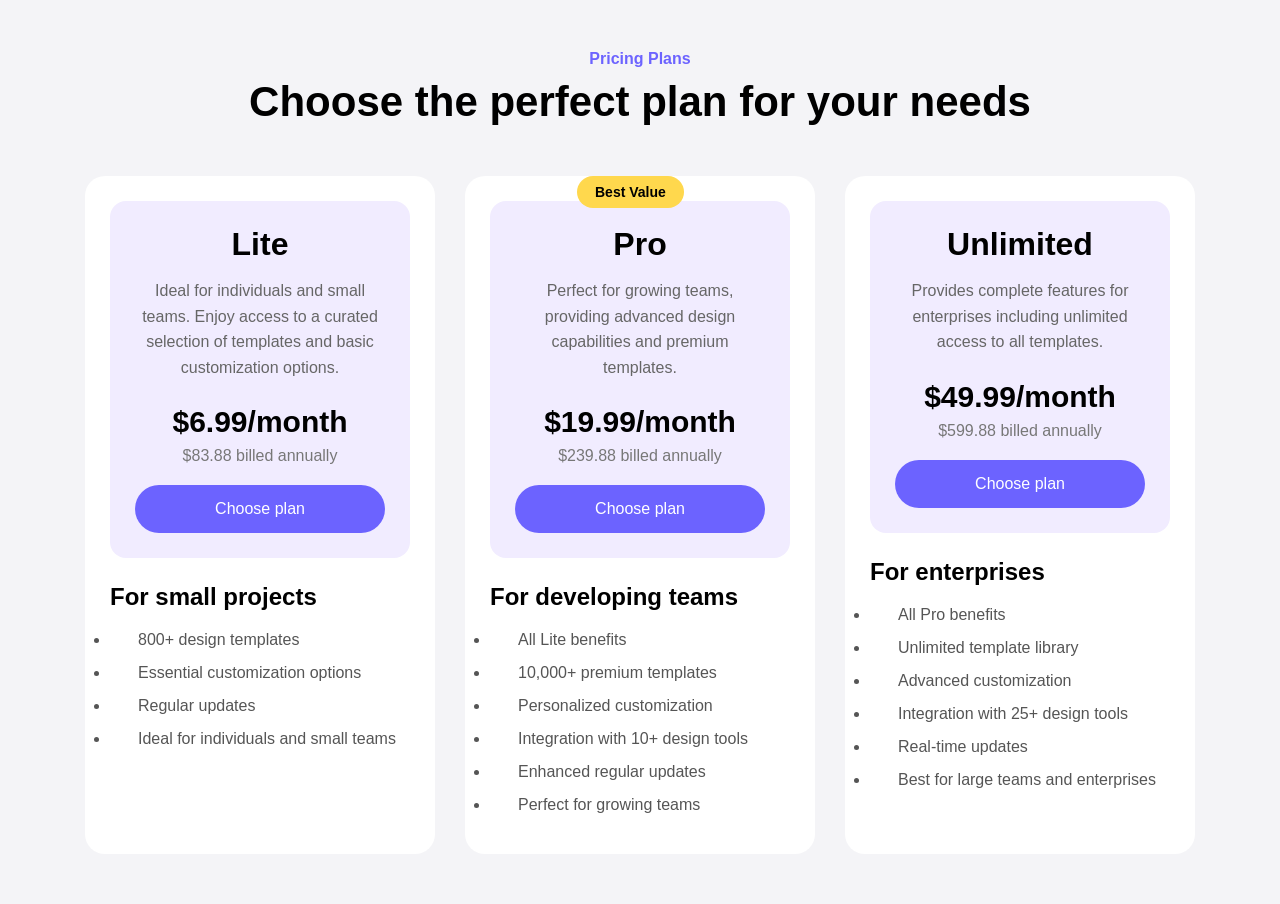
<file: assignment2.html>
<!DOCTYPE html>
<html lang="en">
<head>
    <meta charset="UTF-8">
    <meta name="viewport" content="width=device-width, initial-scale=1.0">
    <title>Pricing Plans</title>
    <link rel="stylesheet" href="assignment2.css">
</head>
<body>

    <section class="pricing-section">
        <p class="subtitle">Pricing Plans</p>
        <h1>Choose the perfect plan for your needs</h1>

        <div class="pricing-container">

            <div class="card">
                <div class="top-box">
                    <h2>Lite</h2>
                    <p>
                        Ideal for individuals and small teams. Enjoy access
                        to a curated selection of templates and basic
                        customization options.
                    </p>

                    <h3>$6.99/month</h3>
                    <span>$83.88 billed annually</span>

                    <button>Choose plan</button>
                </div>

                <h4>For small projects</h4>

                <ul>
                    <li>800+ design templates</li>
                    <li>Essential customization options</li>
                    <li>Regular updates</li>
                    <li>Ideal for individuals and small teams</li>
                </ul>
            </div>

            <div class="card featured">
                <div class="badge">Best Value</div>

                <div class="top-box">
                    <h2>Pro</h2>
                    <p>
                        Perfect for growing teams, providing advanced design
                        capabilities and premium templates.
                    </p>

                    <h3>$19.99/month</h3>
                    <span>$239.88 billed annually</span>

                    <button>Choose plan</button>
                </div>

                <h4>For developing teams</h4>

                <ul>
                    <li>All Lite benefits</li>
                    <li>10,000+ premium templates</li>
                    <li>Personalized customization</li>
                    <li>Integration with 10+ design tools</li>
                    <li>Enhanced regular updates</li>
                    <li>Perfect for growing teams</li>
                </ul>
            </div>

            <div class="card">
                <div class="top-box">
                    <h2>Unlimited</h2>
                    <p>
                        Provides complete features for enterprises including
                        unlimited access to all templates.
                    </p>

                    <h3>$49.99/month</h3>
                    <span>$599.88 billed annually</span>

                    <button>Choose plan</button>
                </div>

                <h4>For enterprises</h4>

                <ul>
                    <li>All Pro benefits</li>
                    <li>Unlimited template library</li>
                    <li>Advanced customization</li>
                    <li>Integration with 25+ design tools</li>
                    <li>Real-time updates</li>
                    <li>Best for large teams and enterprises</li>
                </ul>
            </div>

        </div>
    </section>

</body>
</html>
</file>
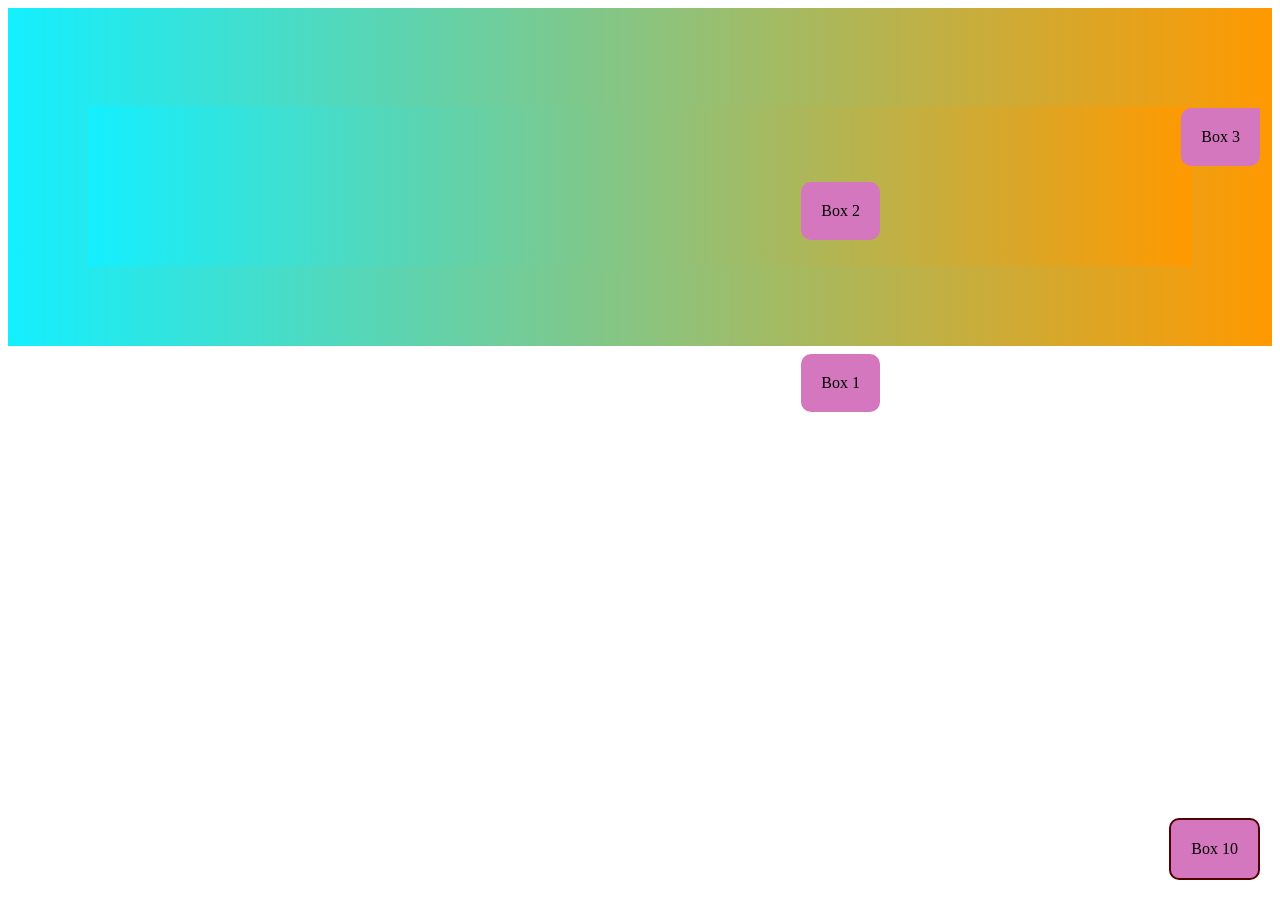
<file: index2.html>
<!DOCTYPE html>
<html lang="en">
<head>
    <meta charset="UTF-8">
    <meta name="viewport" content="width=device-width, initial-scale=1.0">
    <title>Positioning in CSS</title>
    <link rel="stylesheet" href="styling2.css">
</head>
<body>
    <div class="main">
        <div class = "container">
        <span class="box1">Box 1</span>
        <span class="box2">Box 2</span>
        <span class="box3">Box 3</span>  
            
                


    </div>


 <br>
    <div class="main">
        <div class = "container2">
        <span class="box10">Box 10</span>
   </div>
   </div>
    </div>
</body>
</html>
</file>
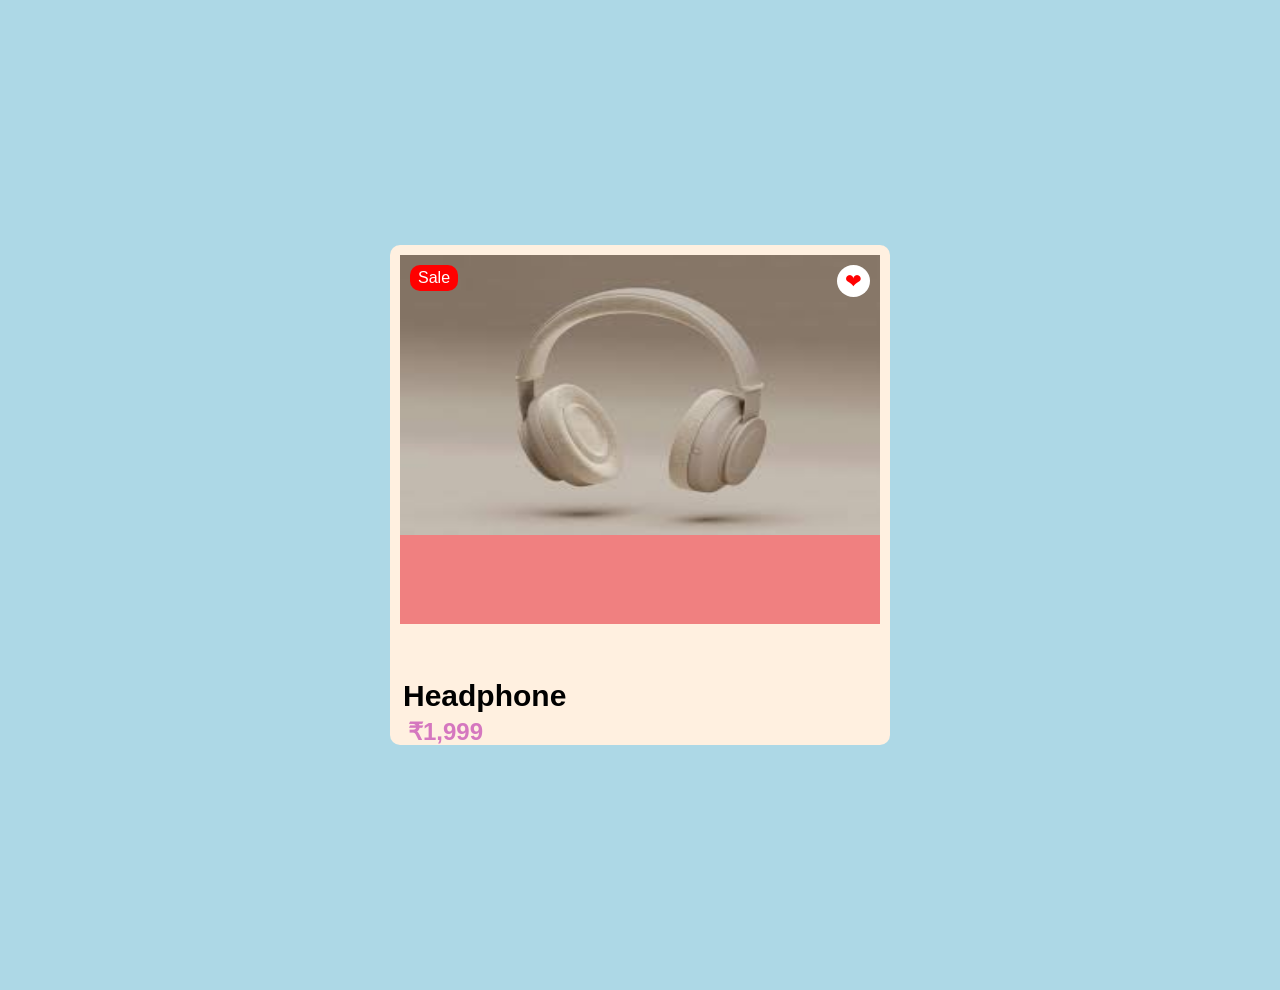
<file: index3.html>
<!DOCTYPE html>
<html lang="en">
<head>
    <meta charset="UTF-8">
    <meta name="viewport" content="width=device-width, initial-scale=1.0">
    <title>Document</title>
    <link rel="stylesheet" href="styling3.css">
    
</head>
<body>
    <div class="main">
        <div class="container">
        <div class="box1"><img src="headphone.jpg" height="280px" width="480px" alt="Headphone"></div>
        <span class="Sale-Badge">   Sale   </span>
        <span class= "heart-badge">❤</span>


        <div class="content">
           <h1>Headphone</h1>
           <span>₹1,999</span>
           <button class="btn">Add to Cart</button>
        </div>
    </div>
    </div>
</body>
</html>
</file>
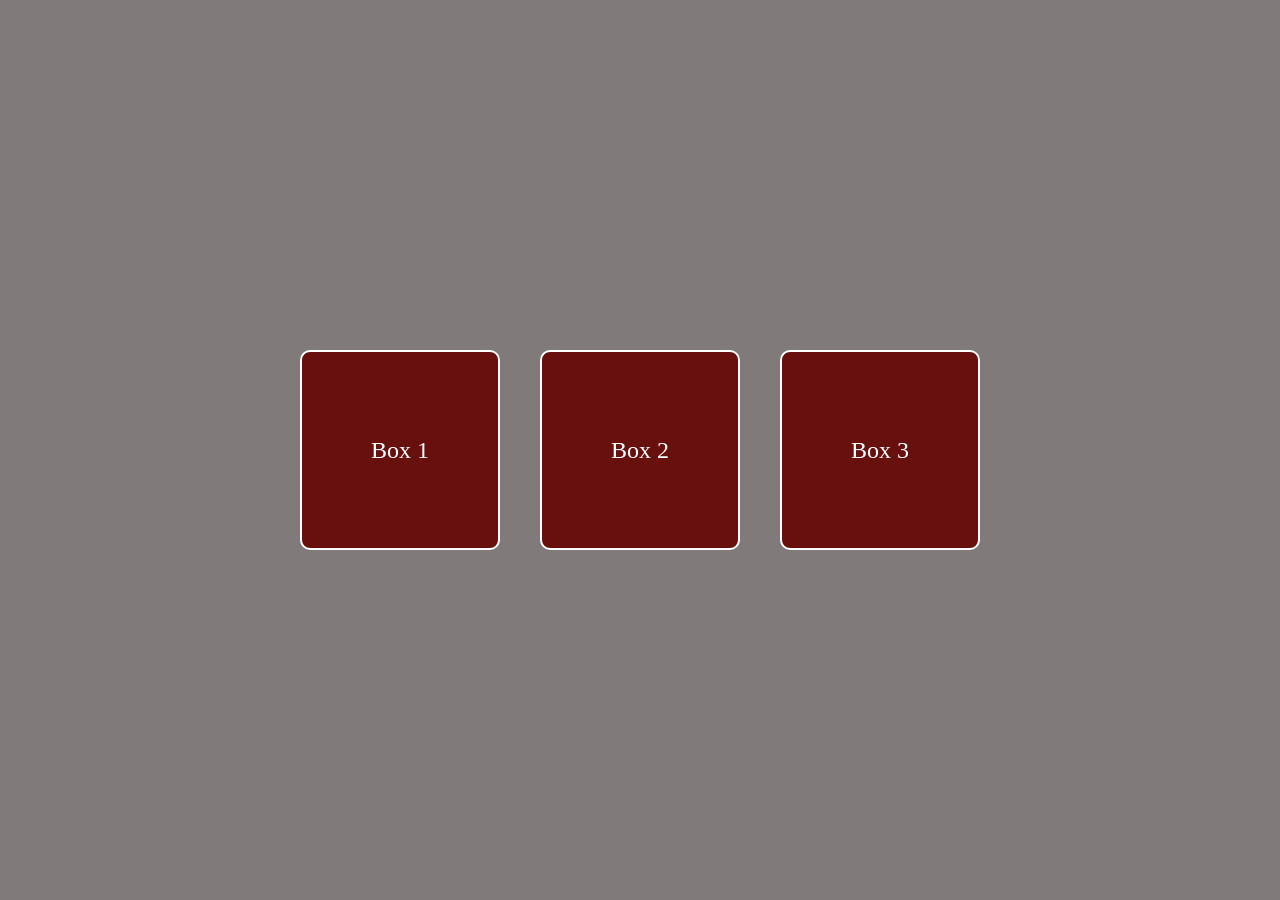
<file: index4.html>
<!DOCTYPE html>
<html lang="en">
<head>
    <meta charset="UTF-8">
    <meta name="viewport" content="width=device-width, initial-scale=1.0">
    <title>Document</title>
    <link rel="stylesheet" href="styling4.css">
</head>
<body>
    <div class="main">
        <div class="box-container">
            <div class="box" id="box1">Box 1</div>
            <div class="box" id="box2">Box 2</div>
            <div class="box" id="box3">Box 3</div>
        </div>
    </div>
</body>
</html>
</file>
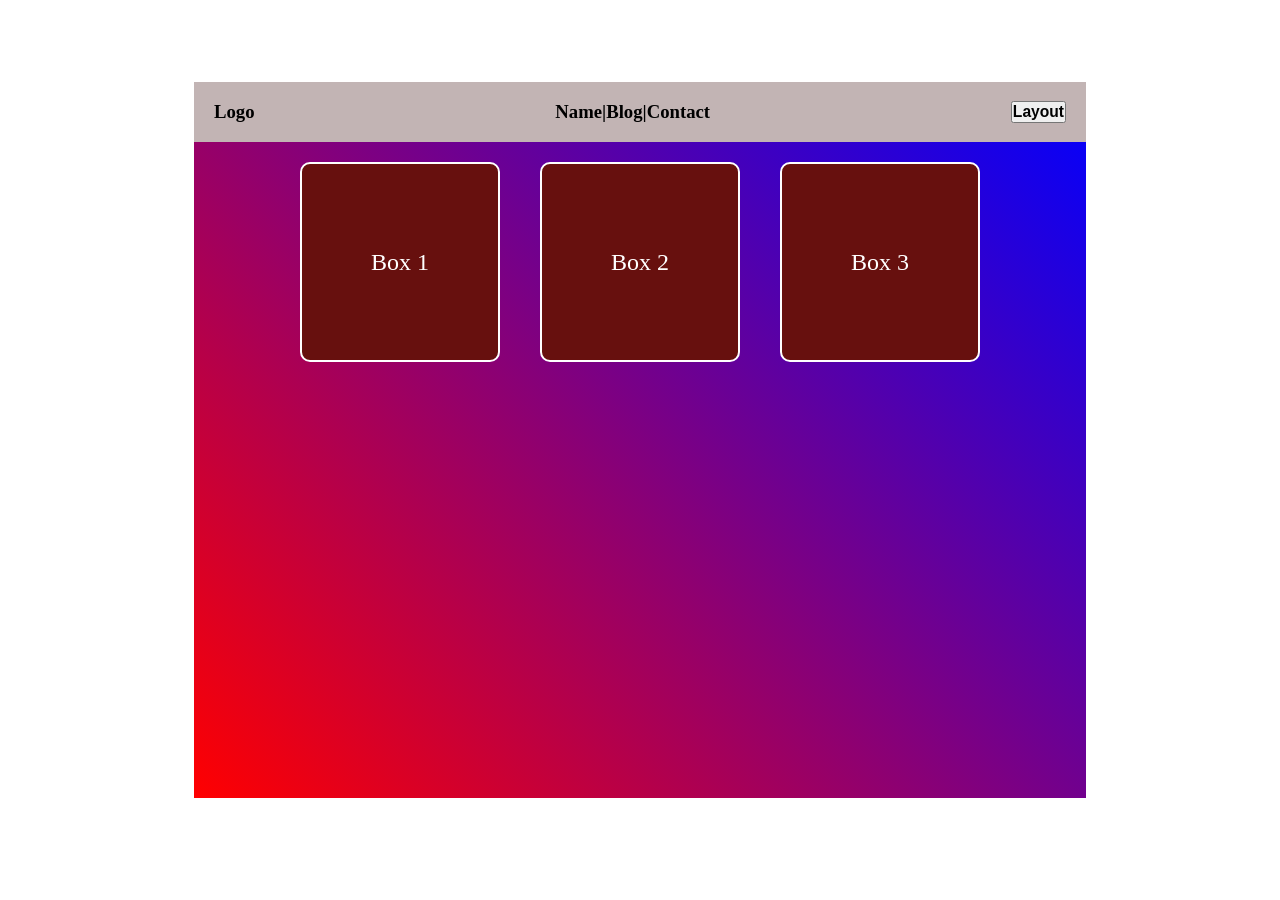
<file: index5.html>
<!DOCTYPE html>
<html lang="en">
<head>
    <meta charset="UTF-8">
    <meta name="viewport" content="width=device-width, initial-scale=1.0">
    <title>Document</title>
    <link rel="stylesheet" href="styling5.css">
</head>
<body>
    <div class= "main">
    <nav class="navbar">
            <div><h3>Logo</h3></div>
            <div><h3>Name|Blog|Contact</h3></div>

            <button class="btn"><h3>Layout</h3></button>
        </nav>
    
    <div class="container">
        <div class="box" id="box1">Box 1</div>
        <div class="box" id="box2">Box 2</div>
        <div class="box" id="box3">Box 3</div>
        </div>
</div>
</body>
</html>
</file>
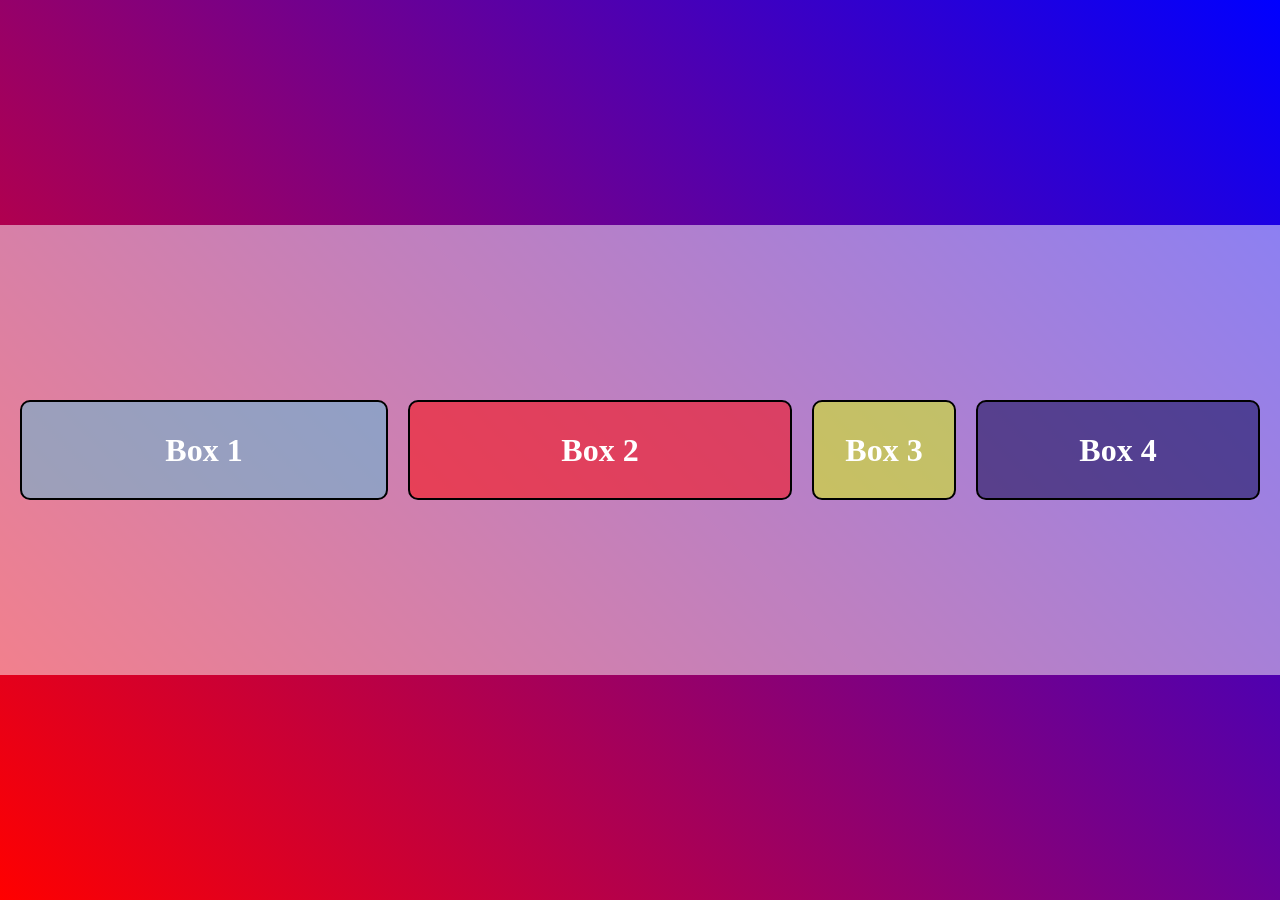
<file: index6.html>
<!DOCTYPE html>
<html lang="en">
<head>
    <meta charset="UTF-8">
    <meta name="viewport" content="width=device-width, initial-scale=1.0">
    <link rel="stylesheet" href="styling6flex.css">
    <title>Document</title>
</head>
<body>
    <div class="main">
        <div class = "container">
            <div class="box" id="box1">
                <h1>Box 1</h1>
            </div>
            <div class="box" id="box2">
                <h1>Box 2</h1>
            </div>
             <div class="box" id="box3">
                <h1>Box 3</h1>
            </div>
             <div class="box" id="box4">
                <h1>Box 4</h1>
            </div>
        </div>
    </div>
</body>
</html>
</file>
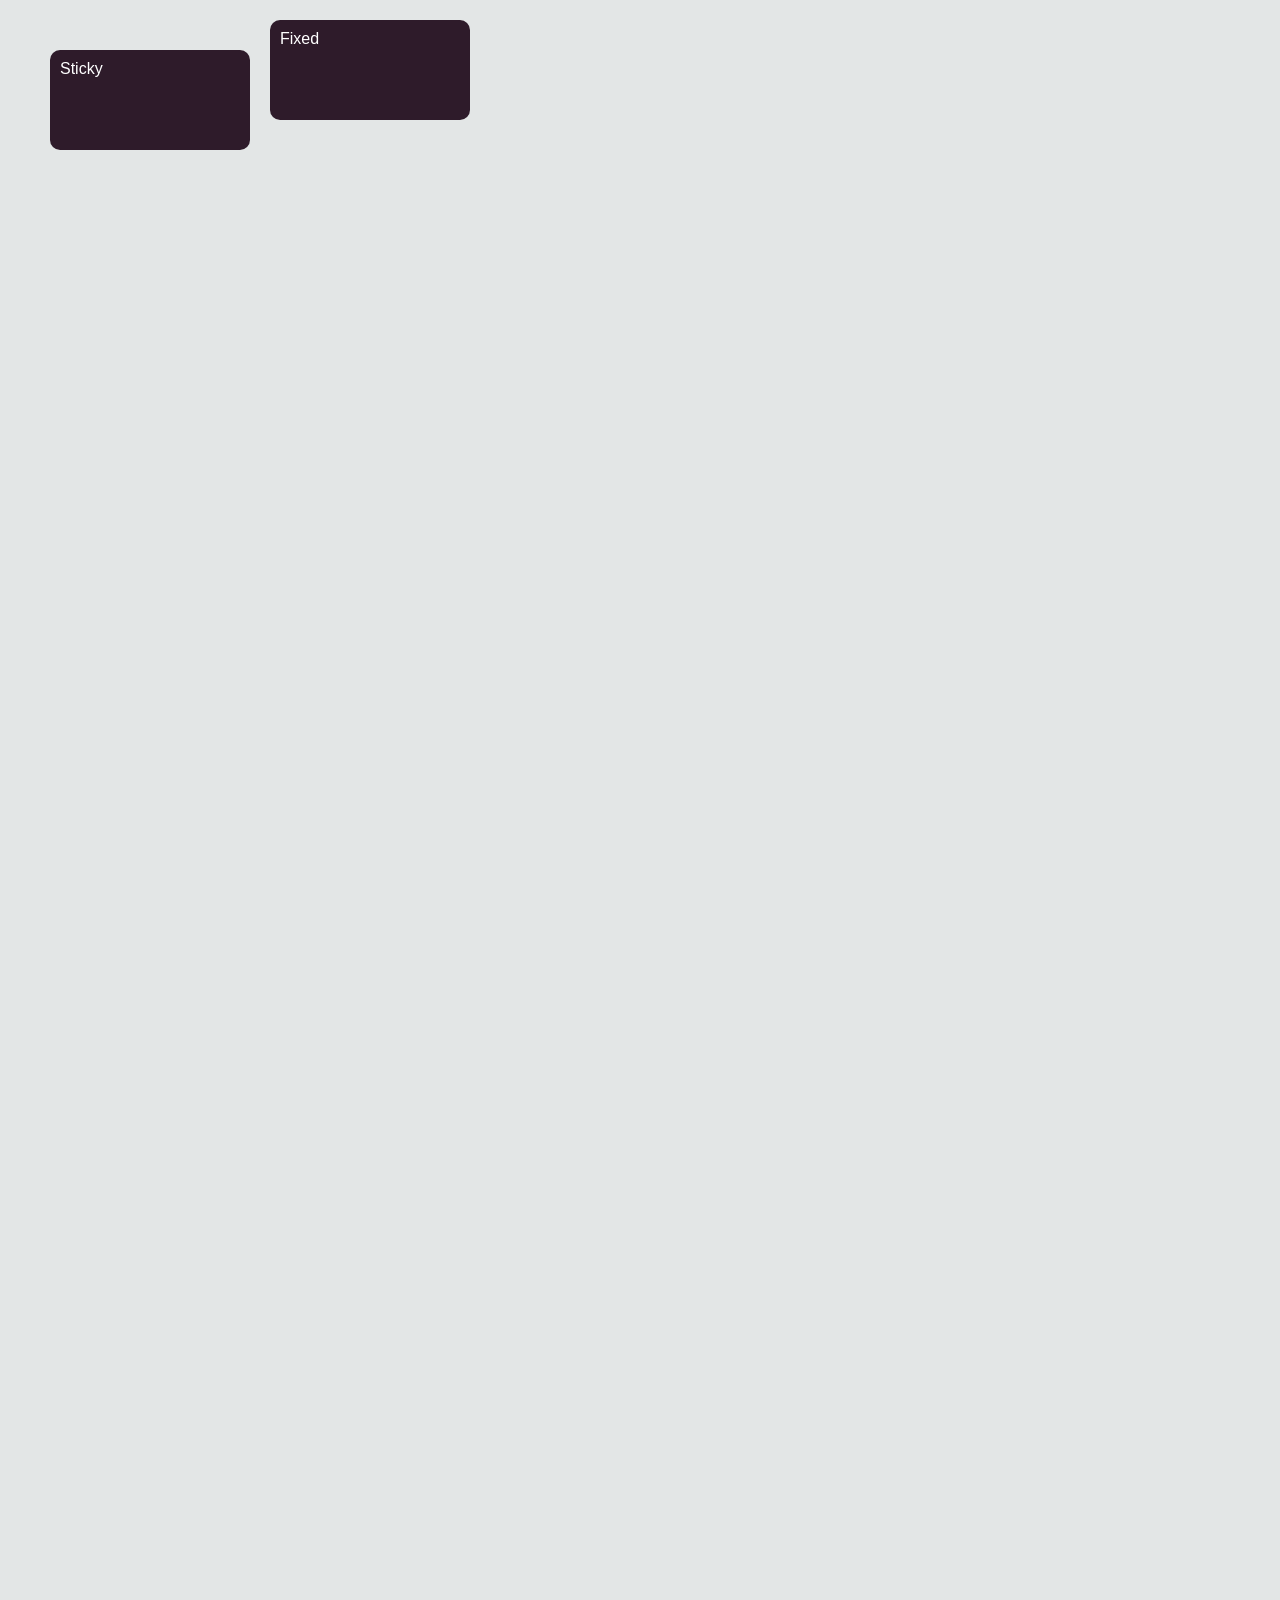
<file: sticky.html>
<!DOCTYPE html>
<html lang="en">

<head>
    <meta charset="UTF-8">
    <meta name="viewport" content="width=device-width, initial-scale=1.0">
    <title>Document</title>
    <link rel="stylesheet" href="sticky.css">
</head>

<body>
    <div class="main">
        <div class="container">
            <div class="page1">
                <div id="box1" class="box">Sticky</div>
                <div id="box2" class="box">Fixed</div>

            </div>
            <div class="page2">

            </div>
        </div>
</body>

</html>
</file>
<file: assignment2.css>
*{
    margin:0;
    padding:0;
    box-sizing:border-box;
    font-family:Arial, Helvetica, sans-serif;
}

body{
    background:#f4f4f7;
    padding:50px 20px;
}

.pricing-section{
    max-width:1200px;
    margin:auto;
    text-align:center;
}

.subtitle{
    color:#6c63ff;
    font-weight:600;
    margin-bottom:10px;
}

.pricing-section h1{
    font-size:42px;
    margin-bottom:50px;
}

.pricing-container{
    display:flex;
    gap:30px;
    justify-content:center;
    flex-wrap:wrap;
}

.card{
    background:#fff;
    width:350px;
    padding:25px;
    border-radius:20px;
   
    position:relative;
    text-align:left;
}

.top-box{
    background:#f1ecff;
    border-radius:16px;
    padding:25px;
    text-align:center;
}

.top-box h2{
    margin-bottom:15px;
    font-size:32px;
}

.top-box p{
    color:#666;
    line-height:1.6;
    margin-bottom:25px;
}

.top-box h3{
    font-size:30px;
    margin-bottom:8px;
}

.top-box span{
    display:block;
    color:#777;
    margin-bottom:20px;
}

button{
    width:100%;
    border:none;
    padding:15px;
    border-radius:30px;
    background:#6c63ff;
    color:#fff;
    font-size:16px;
    cursor:pointer;
}

.card h4{
    margin:25px 0 20px;
    font-size:24px;
}



ul li{
    margin-bottom:15px;
    color:#555;
    position:relative;
    padding-left:28px;
}

.badge{
    position:absolute;
    top:0px;
    left:112px;
   
    background:#ffd84d;
    padding:8px 18px;
    border-radius:20px;
    font-size:14px;
    font-weight:600;
}
</file>
<file: styling2.css>
.main{
background: linear-gradient(to right, #14efff, #ff9900);

background-color: #45e2e2;
text-align: center;
padding: 5rem;

}

/* .container{

position: relative;
width: 100%; 

} */
.box1{
padding: 20px;
background-color: rgb(213, 119, 191);    
border-radius: 10px;
margin-bottom: 20px;
margin-top: 20px;
margin-left: 20px;
margin-top:12%;
position: absolute;
top: 200px ;
right: 400px;

}
.box2{
    padding: 20px;
background-color: rgb(213, 119, 191);    
border-radius: 10px;
margin-bottom: 20px;
margin-top: 20px;
margin-left: 20px;
margin-right: 20px;
position: absolute;
bottom:640px;
right: 380px;
}
.box3{
    padding: 20px;
background-color: rgb(213, 119, 191);    
border-radius: 10px;
margin-bottom: 20px;
margin-top: 20px;
margin-left: 20px;
margin-right: 20px;
position: absolute;
border-top-right-radius: 0px;
right: 0px;
}




.box10{
    padding: 20px;
background-color: rgb(213, 119, 191);    
border-radius: 10px;
margin-bottom: 20px;
margin-top: 20px;
margin-left: 20px;
margin-right: 20px;
position: absolute;
bottom: 0px;
right: 0px;
border: 2px solid rgb(82, 1, 1);
}
</file>
<file: styling3.css>
* {
    margin: 0;
    padding: 0;
    box-sizing: border-box;
    font-family: Arial, Helvetica, sans-serif;
}



.main {
    /* width: 200px; */
    height: 110vh;
    background-color: lightblue;
    display: flex;
    justify-content: center;
    align-items: center;


}

.box1 {

    /* height: 500px; */
    background-color: lightcoral;
    overflow: hidden;
    height: 41vh;
    /* width: 100px; */

}

/* .box2{
    width: 360px;
    height: 150px;
    background-color: lightgreen;
    position: absolute;
    bottom: 10%;
    right: 32.1%;
    
    
} */
.container {
    background-color: rgb(255, 240, 224);
    padding: 10px;
    width: 500px;
    height: 500px;
    border-radius: 10px;
    overflow: hidden;
    position: relative;
}

.content {
    margin-top: 90px;

}

.content h1 {
    padding: 6px 0px;
    margin: -15px 03px;
    margin-top: -41px;
    font-size: 30px;

}

.content span {
    display: block;
    padding: 6px 0px;
    font-size: 24px;
    margin: 8px 8px;
    font-weight: 600;
    color: rgb(213, 119, 191);
}

.btn {
    background-color: rgb(0, 0, 0);
    color: white;
    border-radius: 10px;
    padding: 10px 20px;
    width: 100%;
    margin-bottom: 1px;
    font-size: 20px;
}

.Sale-Badge {
    background-color: red;
    color: white;
    padding: 4px 8px;
    border-radius: 10px;

    position: absolute;
    top: 20px;
    left: 20px;
}

.heart-badge {
    background-color: rgb(255, 255, 255);
    color: rgb(255, 0, 0);
    padding: 4px 8px;
    border-radius: 50%;
    font-size: 20px;

    position: absolute;
    top: 20px;
    right: 20px;

}
</file>
<file: styling4.css>
*{
    margin: 0;
    padding: 0;
    box-sizing: border-box;
}
.main{
    
background-color: #817a7a;
    height: 100vh;
}
.box-container{
    display: flex;
    justify-content: center;
    align-items: center;
    height: 100vh;
    justify-content: center; 
    align-items: center;

    
    
}
.box{
    width: 200px;
    height: 200px;
    background-color: #67100e;
    border-radius: 10px;
    text-align: center;
    margin: 20px;
    justify-content: center;
    align-items: center;
    display: flex;
color: white;
    font-size: 24px;
    border: 2px solid #fff;
    border-radius: 10px;
    padding: 20px;
}
</file>
<file: styling5.css>
*{
    margin: 0;
    padding: 0;
    box-sizing: border-box;
}
body{
    display: flex;
    justify-content: center;
    align-items: center;
    
}
.main{
    width: 100%;
    height: 100vh;
    background: linear-gradient(45deg, #ff0000, #0000ff);
    border: 2px solid #fff;
    width: 70vw;
    height: 80vh;
    margin-top:80px;
    
    /* display: flex;
    justify-content: center;
    align-items: center; */
}
.navbar{
    width: 100%;
    height: 60px;
    background-color: #c2b4b4;
    display: flex;
    justify-content: center;
    align-items: center;
    justify-content: space-between;
    padding: 0 20px;
}
.box{
    width: 200px;
    height: 200px;
    background-color: #67100e;
    border-radius: 10px;
    text-align: center;
    margin: 20px;
    justify-content: center;
    align-items: center;
    display: flex;
color: white;
    font-size: 24px;
    border: 2px solid #fff;
    border-radius: 10px;
    padding: 20px;
}
.container{
    display: flex;
    justify-content: center;
    align-items: center;
}
</file>
<file: styling6flex.css>
*{

    margin: 0;
    padding: 0;
    box-sizing: border-box;
}
.main{
    Background: linear-gradient(45deg, #ff0000, #0000ff);
    height: 100vh;
    display: flex;
    justify-content: center;
    align-items: center;
}
.box{
background-color: rgba(7, 0, 73, 0.5);
height: 100px;
width: 100px;
border: 2px solid black;
border-radius: 10px;
color:white;
/* display: flex; */
display: flex;
justify-content: center;
align-items: center;
flex-basis: 200px;
flex-grow: 1;
flex-shrink: 1;

}
.container{
    height: 50%;
    width: 100%;
    background-color: rgba(255, 255, 255, 0.5);
    display: flex;
    gap: 20px;
/* justify-content: center; */
padding: 20px;
align-items: center;
}

#box1{
    background-color: rgba(89, 189, 217, 0.5);
    flex-grow: 2;
}
#box2{
    background-color: rgba(255, 0, 0, 0.5);
    flex-grow: 1;
    flex-basis: 300px;
}
#box3{
    background-color: rgba(217, 255, 0, 0.5);
    flex-grow: 1;
    flex-shrink: 0;
    flex-basis: 60px;
}
</file>
<file: sticky.css>
* {
    margin: 0;
    padding: 0;
    box-sizing: border-box;
    font-family: Arial;
}

.main {
    background-color: #e3e6e6;
    height: 300vh;
}

.page1 {
    height: 100vh;

    display: flex;
}

.box {
    width: 200px;
    height: 100px;
    background-color: rgb(46, 27, 42);
    margin: 20px;
    margin-left: 50px;
    margin-top: 50px;
    border-radius: 10px;
    color: white;
    padding: 10px;
}

#box1 {
    position: sticky;
    left: 10px;
    top: 20px;
}

#box2 {
    position: fixed;
    left: 120px;
    margin: 20px;
    margin-left: 150px;
}

.page2 {
    height: 100vh;

    display: flex;
}
</file>
